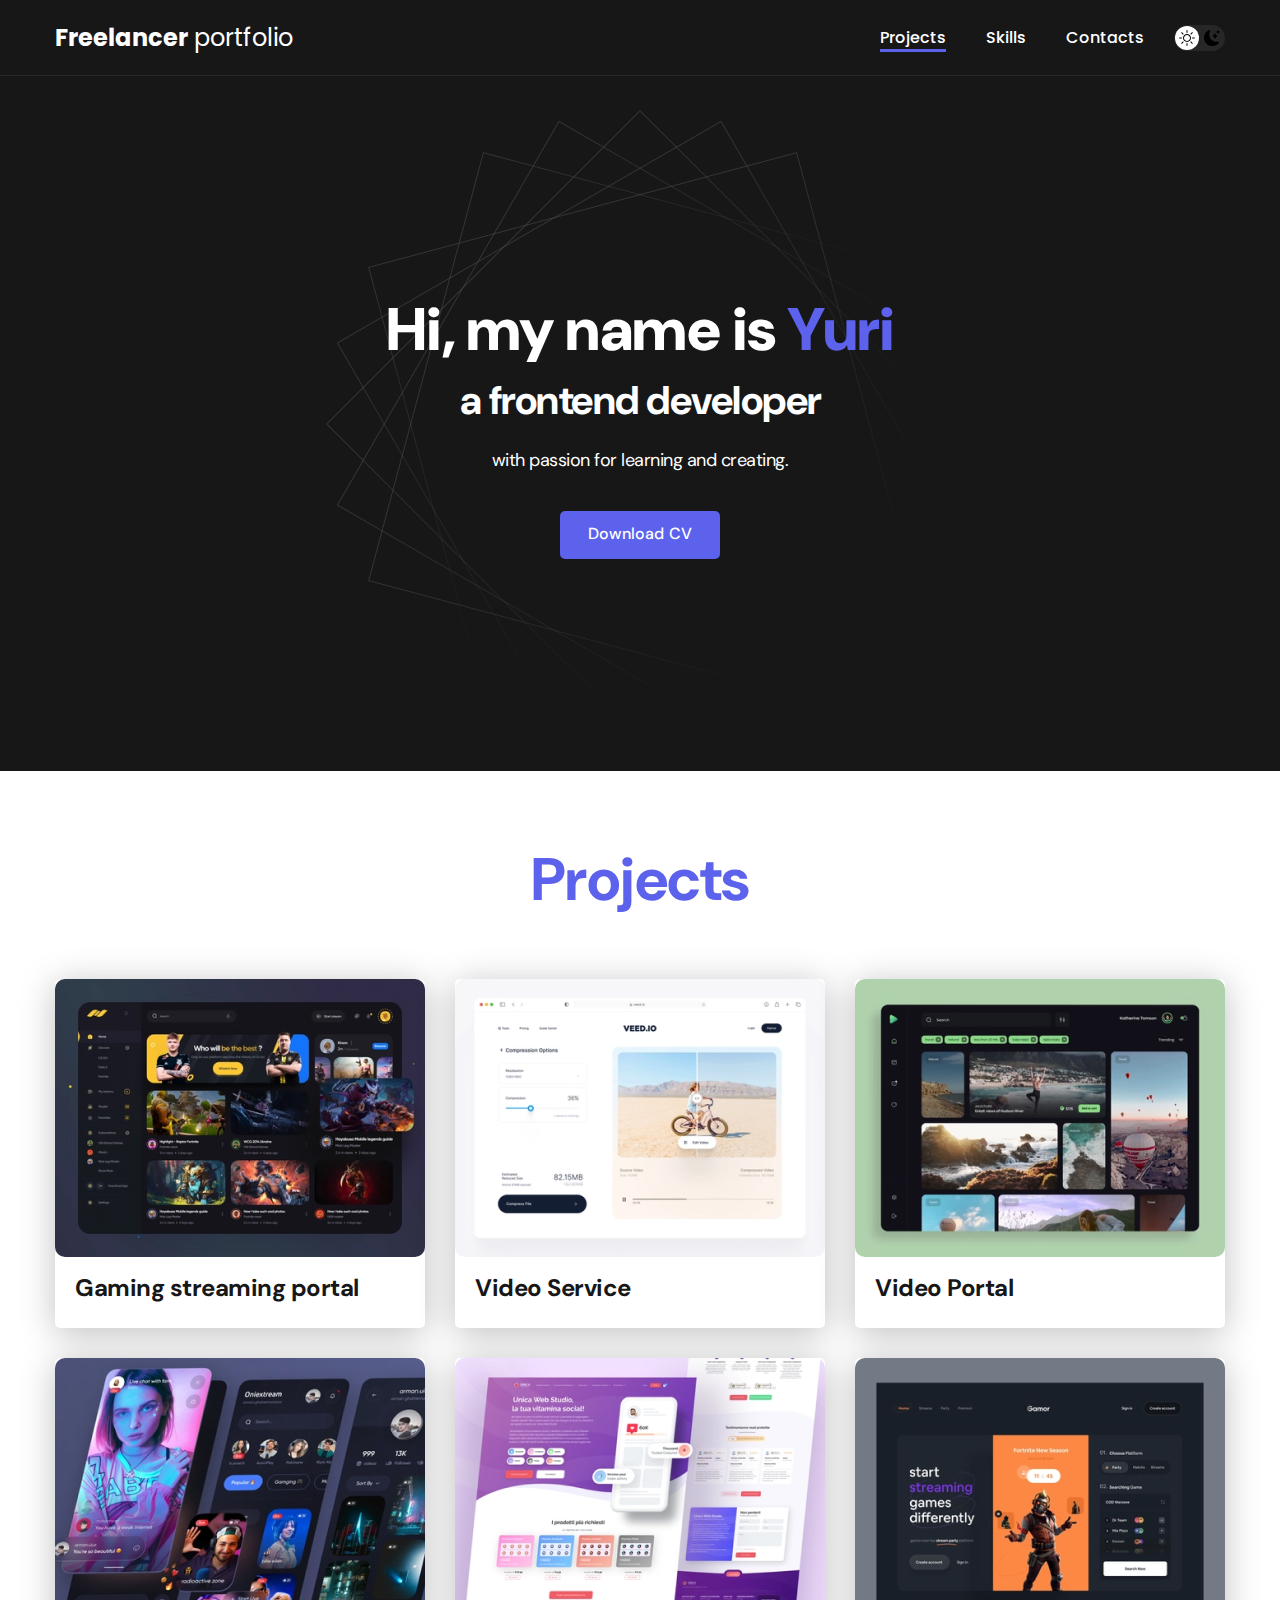
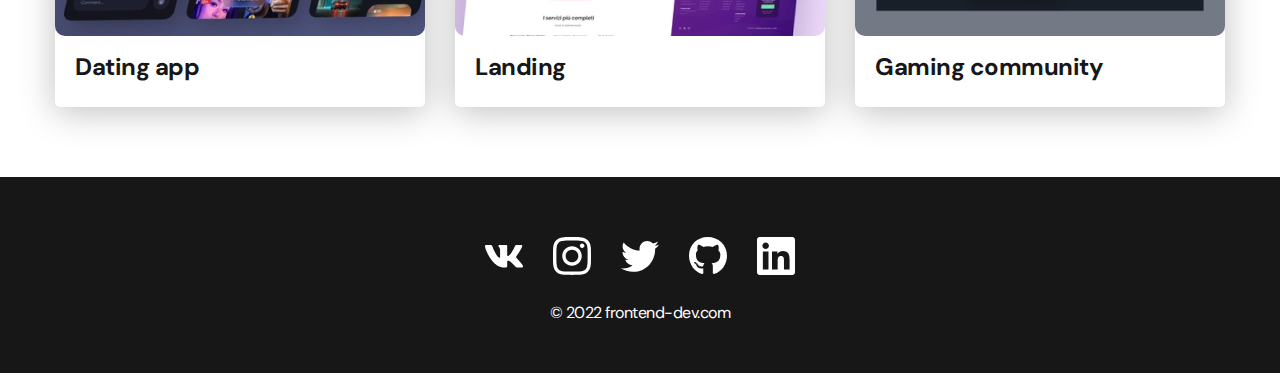
<file: index.html>
<!doctype html>
<html lang="en">
<head>
    <meta charset="UTF-8">
    <meta http-equiv="X-UA-Compatible" content="ie=edge">
    <meta name="viewport" content="width=device-width, initial-scale=1.0">
    <link rel="stylesheet" href="css/main.css">
    <title>Freelancer portfolio</title>
</head>
<body>
    <nav class="nav">
        <div class="container">
            <div class="nav-row">
                <a href="index.html" class="logo"><strong>Freelancer</strong> portfolio</a>
                
                <button class="dark-mode-btn">
                    <img src="./img/icons/sun.svg" alt="light_mode" class="dark-mode-btn__icon">
                    <img src="./img/icons/moon.svg" alt="dark_mode" class="dark-mode-btn__icon">
                </button>
                
                <ul class="nav-list">
                    <li class="nav-list__item"><a href="index.html" class="nav-list__link nav-list__link--active">Projects</a></li>
                    <li class="nav-list__item"><a href="skills.html" class="nav-list__link">Skills</a></li>
                    <li class="nav-list__item"><a href="contacts.html" class="nav-list__link">Contacts</a></li>
                </ul>
                
            </div>
        </div>
    </nav>

    <header class="header">
        <div class="header__wrapper">
            <h1 class="header__title">
                <strong>Hi, my name is <em>Yuri</em></strong><br>
                 a frontend developer
            </h1>
            <div class="header__text">
                <p>with passion for learning and creating.</p>
            </div>
            <a href="#!" class="btn">Download CV</a>
        </div>
    </header>

    <main class="section">
        <div class="container">
            <h2 class="title-1">Projects</h2>
            <ul class="projects">
                <li class="project">
                    <a href="project-page.html">
                        <img src="img/projects/01.jpg" alt="Project img" class="project__img">
                        <h3 class="project__title">Gaming streaming portal</h3>
                    </a>
                </li>
                <li class="project">
                    <a href="project-page.html">
                        <img src="img/projects/02.jpg" alt="Project img" class="project__img">
                        <h3 class="project__title">Video Service</h3>
                    </a>
                </li>
                <li class="project">
                    <a href="project-page.html">
                        <img src="img/projects/03.jpg" alt="Project img" class="project__img">
                        <h3 class="project__title">Video Portal</h3>
                    </a>
                </li>
                <li class="project">
                    <a href="project-page.html">
                        <img src="img/projects/04.jpg" alt="Project img" class="project__img">
                        <h3 class="project__title">Dating app</h3>
                    </a>
                </li>
                <li class="project">
                    <a href="project-page.html">
                        <img src="img/projects/05.jpg" alt="Project img" class="project__img">
                        <h3 class="project__title">Landing</h3>
                    </a>
                </li>
                <li class="project">
                    <a href="project-page.html">
                        <img src="img/projects/06.jpg" alt="Project img" class="project__img">
                        <h3 class="project__title">Gaming community</h3>
                    </a>
                </li>
            </ul>
        </div>
    </main>

    <footer class="footer">
        <div class="container">
            <div class="footer__wrapper">
                <ul class="social">
                    <li class="social__item"><a href="#!"><img src="img/icons/vk.svg" alt="Link"></a></li>
                    <li class="social__item"><a href="#!"><img src="img/icons/instagram.svg" alt="Link"></a></li>
                    <li class="social__item"><a href="#!"><img src="img/icons/twitter.svg" alt="Link"></a></li>
                    <li class="social__item"><a href="#!"><img src="img/icons/gitHub.svg" alt="Link"></a></li>
                    <li class="social__item"><a href="#!"><img src="img/icons/linkedIn.svg" alt="Link"></a></li>
                </ul>
                <div class="copyright">
                    <p>© 2022 frontend-dev.com</p>
                </div>
            </div>
        </div>
    </footer>

    <script src="./js/main.js"></script>

</body>
</html>
</file>
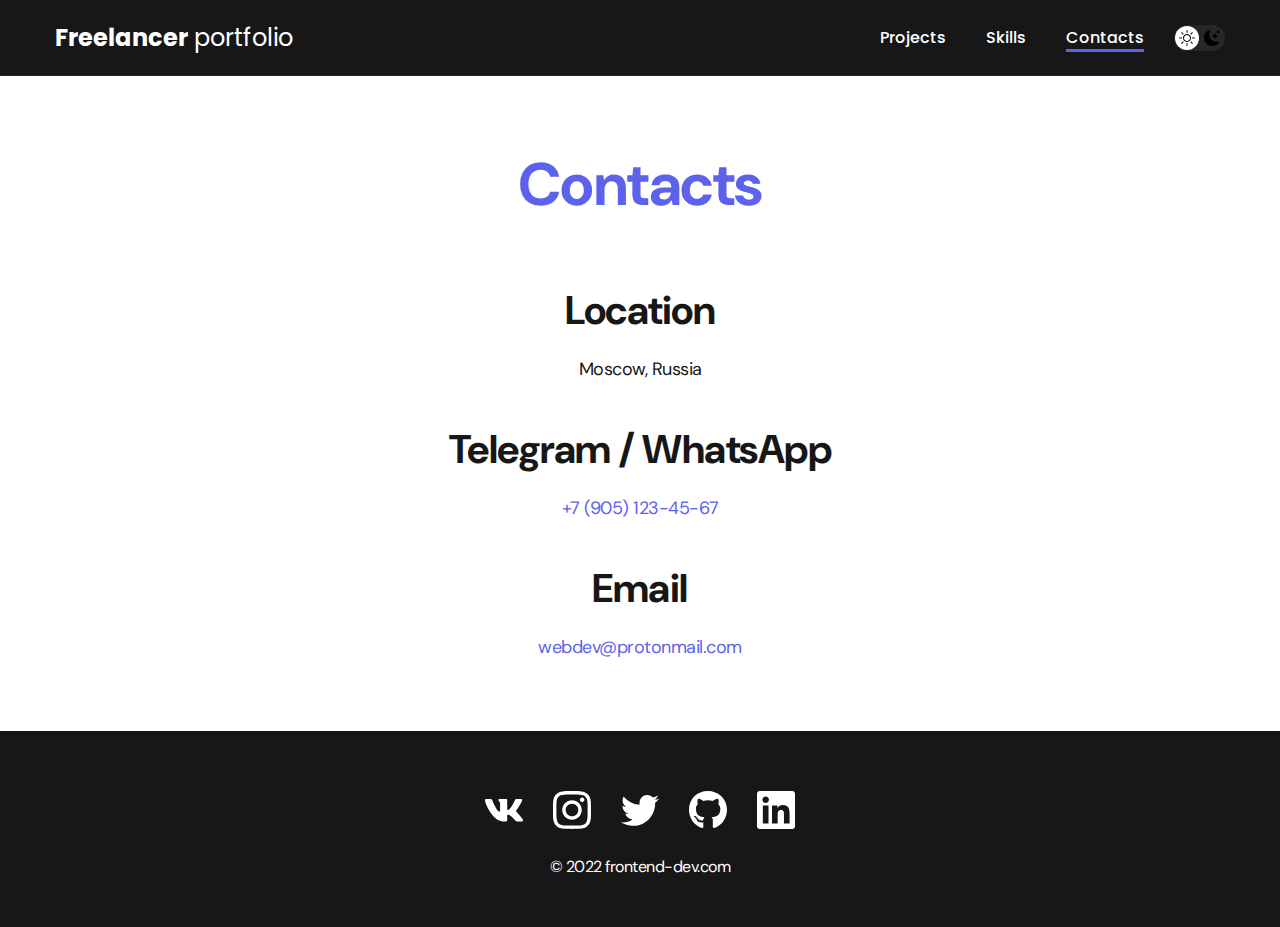
<file: contacts.html>
<!doctype html>
<html lang="en">
<head>
    <meta charset="UTF-8">
    <meta http-equiv="X-UA-Compatible" content="ie=edge">
    <meta name="viewport" content="width=device-width, initial-scale=1.0">
    <link rel="stylesheet" href="css/main.css">
    <title>Freelancer portfolio</title>
</head>
<body>
    <nav class="nav">
        <div class="container">
            <div class="nav-row">
                <a href="index.html" class="logo"><strong>Freelancer</strong> portfolio</a>

                <button class="dark-mode-btn">
                    <img src="./img/icons/sun.svg" alt="light_mode" class="dark-mode-btn__icon">
                    <img src="./img/icons/moon.svg" alt="dark_mode" class="dark-mode-btn__icon">
                </button>

                <ul class="nav-list">
                    <li class="nav-list__item"><a href="index.html" class="nav-list__link">Projects</a></li>
                    <li class="nav-list__item"><a href="skills.html" class="nav-list__link">Skills</a></li>
                    <li class="nav-list__item"><a href="contacts.html" class="nav-list__link nav-list__link--active">Contacts</a></li>
                </ul>
            </div>
        </div>
    </nav>


    <main class="section">
        <div class="container">
            <h1 class="title-1">Contacts</h1>

            <ul class="content-list">
               <li class="content-list__item">
                   <h2 class="title-2">Location</h2>
                   <p>Moscow, Russia</p>
               </li>
                <li class="content-list__item">
                    <h2 class="title-2">Telegram / WhatsApp</h2>
                    <p><a href="tel:+79051234567">+7 (905) 123-45-67</a></p>
                </li>
                <li class="content-list__item">
                    <h2 class="title-2">Email</h2>
                    <p><a href="mailto:webdev@protonmail.com">webdev@protonmail.com</a></p>
                </li>
            </ul>
        </div>
    </main>

    <footer class="footer">
        <div class="container">
            <div class="footer__wrapper">
                <ul class="social">
                    <li class="social__item"><a href="#!"><img src="img/icons/vk.svg" alt="Link"></a></li>
                    <li class="social__item"><a href="#!"><img src="img/icons/instagram.svg" alt="Link"></a></li>
                    <li class="social__item"><a href="#!"><img src="img/icons/twitter.svg" alt="Link"></a></li>
                    <li class="social__item"><a href="#!"><img src="img/icons/gitHub.svg" alt="Link"></a></li>
                    <li class="social__item"><a href="#!"><img src="img/icons/linkedIn.svg" alt="Link"></a></li>
                </ul>
                <div class="copyright">
                    <p>© 2022 frontend-dev.com</p>
                </div>
            </div>
        </div>
    </footer>

    <script src="./js/main.js"></script>
</body>
</html>
</file>
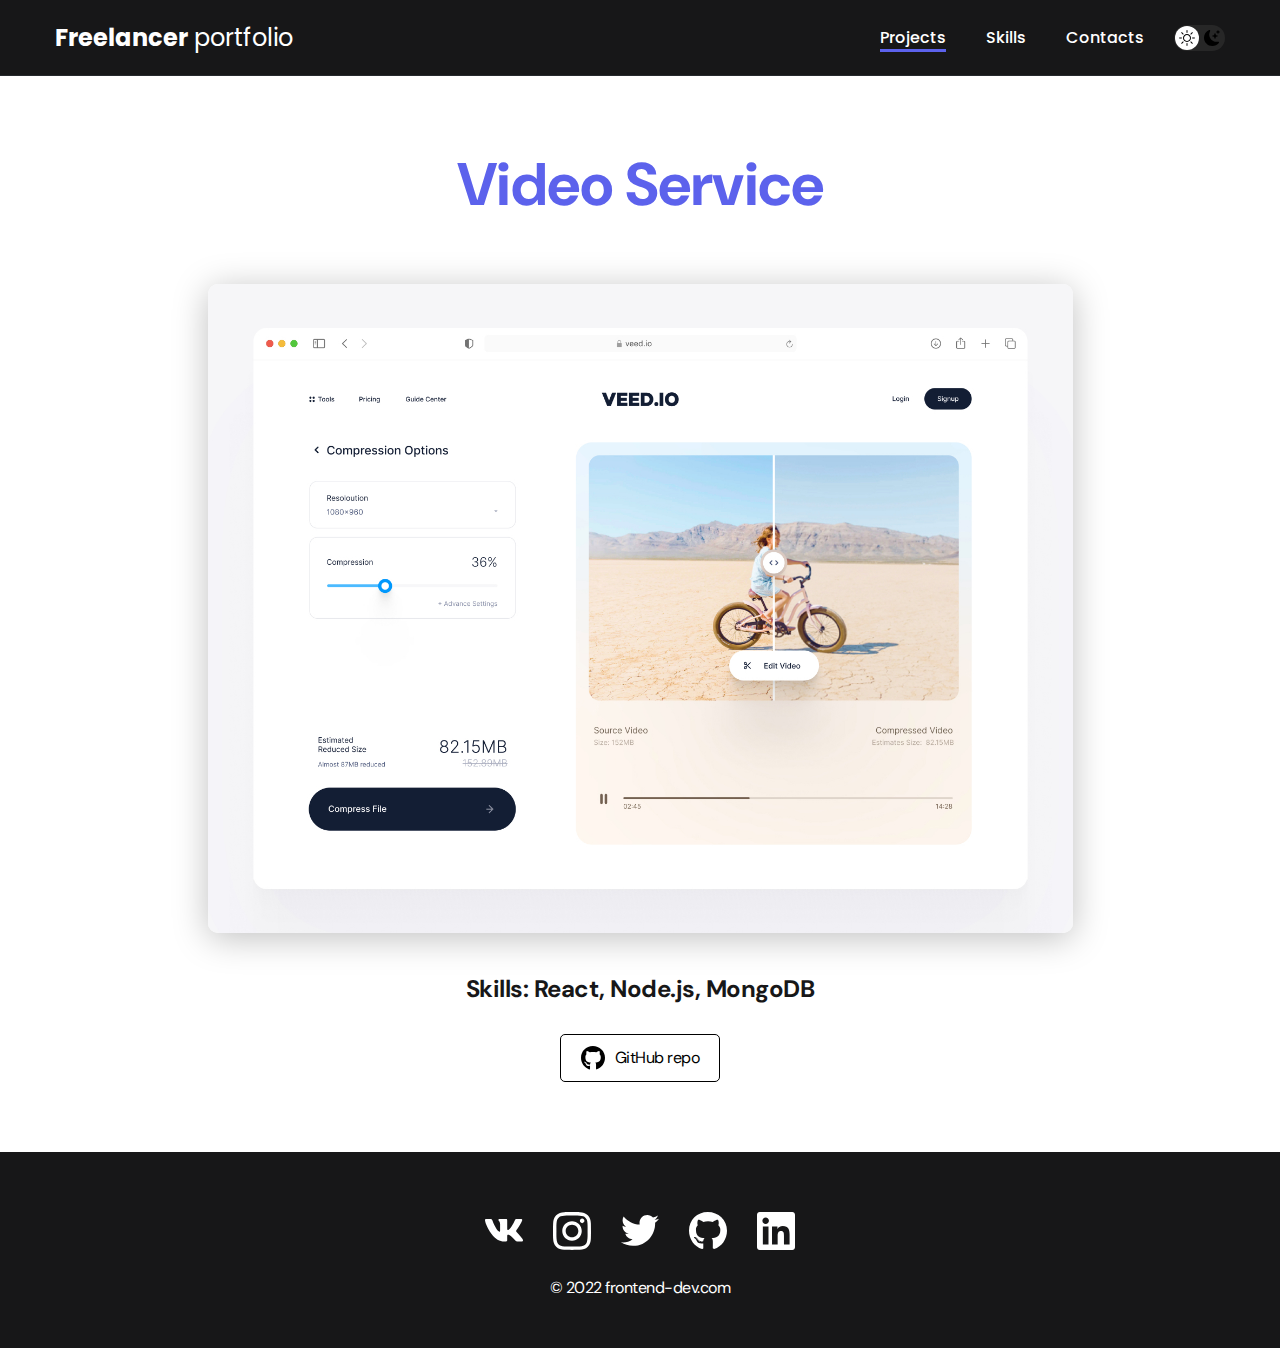
<file: project-page.html>
<!doctype html>
<html lang="en">
<head>
    <meta charset="UTF-8">
    <meta http-equiv="X-UA-Compatible" content="ie=edge">
    <meta name="viewport" content="width=device-width, initial-scale=1.0">
    <link rel="stylesheet" href="css/main.css">
    <title>Freelancer portfolio</title>
</head>
<body>
    <nav class="nav">
        <div class="container">
            <div class="nav-row">
                <a href="index.html" class="logo"><strong>Freelancer</strong> portfolio</a>

                <button class="dark-mode-btn">
                    <img src="./img/icons/sun.svg" alt="light_mode" class="dark-mode-btn__icon">
                    <img src="./img/icons/moon.svg" alt="dark_mode" class="dark-mode-btn__icon">
                </button>

                <ul class="nav-list">
                    <li class="nav-list__item"><a href="index.html" class="nav-list__link nav-list__link--active">Projects</a></li>
                    <li class="nav-list__item"><a href="skills.html" class="nav-list__link">Skills</a></li>
                    <li class="nav-list__item"><a href="contacts.html" class="nav-list__link">Contacts</a></li>
                </ul>
            </div>
        </div>
    </nav>


    <main class="section">
        <div class="container">
            <div class="project-details">
                <h1 class="title-1">Video Service</h1>
                <img src="./img/projects/02-big.jpg" alt="123" class="project-details__cover">

                <div class="project-details__desc">
                    <p>Skills: React, Node.js, MongoDB</p>
                </div>

                <a href="#!" class="btn-outline">
                    <img src="./img/icons/gitHub-black.svg" alt="gitHub">
                    GitHub repo
                </a>
            </div>
        </div>
    </main>

    <footer class="footer">
        <div class="container">
            <div class="footer__wrapper">
                <ul class="social">
                    <li class="social__item"><a href="#!"><img src="img/icons/vk.svg" alt="Link"></a></li>
                    <li class="social__item"><a href="#!"><img src="img/icons/instagram.svg" alt="Link"></a></li>
                    <li class="social__item"><a href="#!"><img src="img/icons/twitter.svg" alt="Link"></a></li>
                    <li class="social__item"><a href="#!"><img src="img/icons/gitHub.svg" alt="Link"></a></li>
                    <li class="social__item"><a href="#!"><img src="img/icons/linkedIn.svg" alt="Link"></a></li>
                </ul>
                <div class="copyright">
                    <p>© 2022 frontend-dev.com</p>
                </div>
            </div>
        </div>
    </footer>

    <script src="./js/main.js"></script>
</body>
</html>
</file>
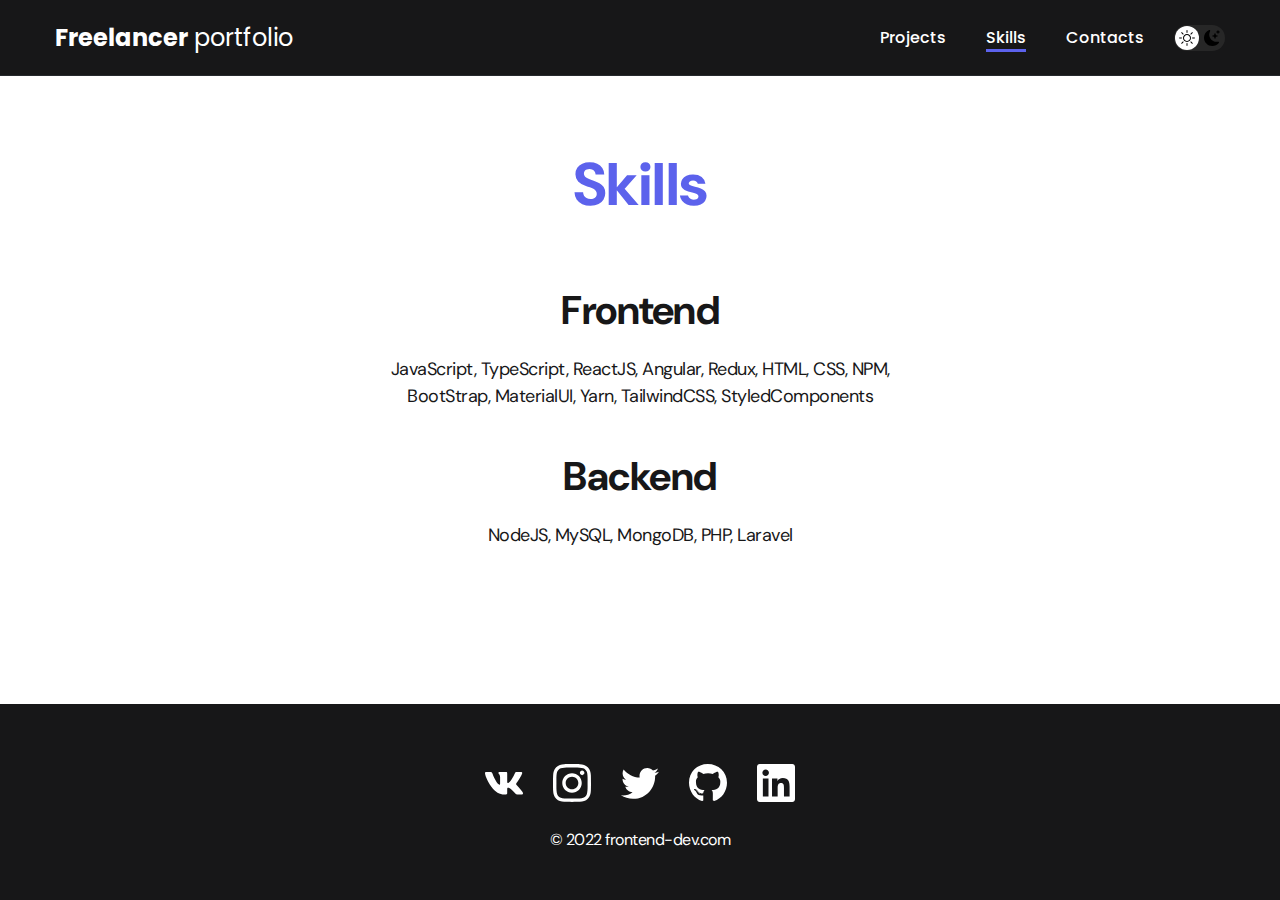
<file: skills.html>
<!doctype html>
<html lang="en">
<head>
    <meta charset="UTF-8">
    <meta http-equiv="X-UA-Compatible" content="ie=edge">
    <meta name="viewport" content="width=device-width, initial-scale=1.0">
    <link rel="stylesheet" href="css/main.css">
    <title>Freelancer portfolio</title>
</head>
<body>
    <nav class="nav">
        <div class="container">
            <div class="nav-row">
                <a href="index.html" class="logo"><strong>Freelancer</strong> portfolio</a>

                <button class="dark-mode-btn">
                    <img src="./img/icons/sun.svg" alt="light_mode" class="dark-mode-btn__icon">
                    <img src="./img/icons/moon.svg" alt="dark_mode" class="dark-mode-btn__icon">
                </button>

                <ul class="nav-list">
                    <li class="nav-list__item"><a href="index.html" class="nav-list__link">Projects</a></li>
                    <li class="nav-list__item"><a href="skills.html" class="nav-list__link nav-list__link--active">Skills</a></li>
                    <li class="nav-list__item"><a href="contacts.html" class="nav-list__link">Contacts</a></li>
                </ul>
            </div>
        </div>
    </nav>


    <main class="section">
        <div class="container">
            <h1 class="title-1">Skills</h1>

            <ul class="content-list">
               <li class="content-list__item">
                   <h2 class="title-2">Frontend</h2>
                   <p>JavaScript, TypeScript, ReactJS, Angular, Redux, HTML, CSS, NPM, BootStrap, MaterialUI, Yarn, TailwindCSS, StyledComponents</p>
               </li>
                <li class="content-list__item">
                    <h2 class="title-2">Backend</h2>
                    <p>NodeJS, MySQL, MongoDB, PHP, Laravel</p>
                </li>
            </ul>
        </div>
    </main>

    <footer class="footer">
        <div class="container">
            <div class="footer__wrapper">
                <ul class="social">
                    <li class="social__item"><a href="#!"><img src="img/icons/vk.svg" alt="Link"></a></li>
                    <li class="social__item"><a href="#!"><img src="img/icons/instagram.svg" alt="Link"></a></li>
                    <li class="social__item"><a href="#!"><img src="img/icons/twitter.svg" alt="Link"></a></li>
                    <li class="social__item"><a href="#!"><img src="img/icons/gitHub.svg" alt="Link"></a></li>
                    <li class="social__item"><a href="#!"><img src="img/icons/linkedIn.svg" alt="Link"></a></li>
                </ul>
                <div class="copyright">
                    <p>© 2022 frontend-dev.com</p>
                </div>
            </div>
        </div>
    </footer>

    <script src="./js/main.js"></script>
</body>
</html>
</file>
<file: css/main.css>
@import "reset.css";
@import url('https://fonts.googleapis.com/css2?family=DM+Sans:opsz,wght@9..40,400;9..40,500;9..40,700&family=Poppins:wght@400;500;700&display=swap');

/*
font-family: 'DM Sans', sans-serif;
font-family: 'Poppins', sans-serif;
*/

:root {
    --blackpure: #000;
    --black: #171718;
    --black-border: #26292D;
    --white: #fff;
    --purple: #5C62EC;

    --dark-bg: var(--black);
    --dark-border: var(--black-border);
    --header-text: var(--white);
    --accent: var(--purple);

    /* Light mode */
    --page-bg: var(--white);
    --text-color: var(--black);

    --title-1: var(--accent);

    --project-card-bg: var(--white);
    --project-card-text: var(--black);
    --box-shadow: 0 5px 35px 0 rgba(0, 0, 0, 0.25);
}

.dark {
    --page-bg: #252526;
    --text-color: var(--white);

    --title-1: var(--white);

    --project-card-bg: var(--black);
    --project-card-text: var(--white);
    --box-shadow: 0 5px 35px 0 rgba(0, 0, 0, 0.8);
}

html, body {
    min-height: 100vh;
    display: flex;
    flex-direction: column;

    font-family: 'DM Sans', sans-serif;
    letter-spacing: -0.5px;

    /* Light mode */
    background-color: var(--page-bg);
    color: var(--text-color);
}

.container {
    margin: 0 auto;
    padding: 0 15px;
    max-width: 1200px;
}

.none {
    display: none !important;
}



/* General */

.section {
    padding: 70px 0;
}

.title-1 {
    margin-bottom: 60px;
    font-size: 60px;
    font-weight: 700;
    line-height: 1.3;
    color: var(--title-1);
    text-align: center;
}

.title-2 {
    margin-bottom: 20px;

    font-size: 40px;
    line-height: 1.3;
    font-weight: 700;
}

/* /.General */

/* Btn */

.btn {
    height: 48px;
    display: inline-block;
    padding: 12px 28px;

    border-radius: 5px;
    background-color: var(--accent);
    color: var(--white);
    letter-spacing: 0.15px;
    font-size: 16px;
    font-weight: 500;
    transition: opacity 0.2s ease-in;
}

.btn:hover {
    opacity: 0.5;
}

.btn:active {
    position: relative;
    top: 1px;
}

.btn-outline {display: flex;
    column-gap: 10px;
    align-items: center;

    height: 48px;
    padding: 12px 20px;

    border-radius: 5px;
    border: 1px solid var(--blackpure);
    background-color: var(--white);
    color: var(--blackpure);

    transition: opacity .2s ease-in;
}

.btn-outline:hover {
    opacity: 0.5;
}

.btn-outline:active {
    position: relative;
    top: 1px;
}

/* btn */


/* Nav */

.nav {
    padding: 20px 0;
    background-color: var(--dark-bg);
    color: var(--header-text);
    border-bottom: 1px solid var(--black-border);
    letter-spacing: normal;
}

.nav-row {
    display: flex;
    justify-content: flex-end;
    align-items: center;
    column-gap: 30px;
    row-gap: 20px;
    flex-wrap: wrap;
}

.logo {
    color: var(--header-text);
    font-size: 24px;
    font-family: 'Poppins', sans-serif;
    margin-right: auto;
}

.logo strong {
    font-weight: 700;
}

.nav-list {
    display: flex;
    flex-wrap: wrap;
    align-items: center;
    column-gap: 40px;
    row-gap: 10px;
    font-size: 16px;
    font-weight: 500;
    font-family: 'Poppins', sans-serif;
}

.nav-list__link {
    color: var(--header-text);
    transition: opacity 0.2s ease-in;
}

.nav-list__link:hover {
    opacity: 0.5;
}

.nav-list__link--active {
    position: relative;
}

.nav-list__link--active:before {
    content: '';
    position: absolute;
    left: 0;
    top: 100%;
    display: block;
    width: 100%;
    height: 3px;
    background-color: var(--accent);
}

/* /.Nav */

/* Dark Mode Btn */

.dark-mode-btn {
    display: flex;
    justify-content: space-between;
    position: relative;

    width: 51px;
    height: 26px;
    padding: 5px;

    background-color: #272727;
    border-radius: 50px;
    order: 9;
}

.dark-mode-btn::before {
    content: "";
    
    position: absolute;
    top: 1px;
    left: 1px;

    display: block;
    width: 24px;
    height: 24px;
    border-radius: 50%;
    background-color: var(--white);

    transition: left .22s ease;
}


.dark-mode-btn--active::before {
    left: 26px
}

.dark-mode-btn__icon {
    position: relative;
    z-index: 9;
}


/* /.Dark Mode Btn */

/* Header */

.header {
    padding: 40px 0;
    min-height: 695px;
    
    
    background-color: var(--dark-bg);
    background-image: url("../img/icons/header_bg.png");
    background-repeat: no-repeat;
    background-size: auto;
    background-position: center center;
    
    
    color: var(--header-text);
    display: flex;
    justify-content: center;
    align-items: center;
    text-align: center;
}

.header__wrapper {
    padding: 0 15px;
    max-width: 660px;
}

.header__title {
    margin-bottom: 20px;
    font-size: 40px;
    font-weight: 700;
    line-height: 1.4;
}

.header__title strong {
    font-size: 60px;
}

.header__title em {
    font-style: normal;
    color: var(--accent);
}

.header__text {
    margin-bottom: 40px;
    font-size: 18px;
    line-height: 1.333;
}

.header__text p + p {
    margin-top: 1em;
}


/* /.Header */



/* Projects */


.projects {
    display: flex;
    justify-content: center;
    flex-wrap: wrap;
    column-gap: 30px;
    row-gap: 30px;
}

.project {
    max-width: 370px;
    background-color: var(--project-card-bg);
    box-shadow: var(--box-shadow);
    border-radius: 5px;
}

.project__img {
    border-radius: 10px;
}

.project__title {
    padding: 15px 20px 25px;
    font-size: 24px;
    font-weight: 700;
    line-height: 1.3;
    color: var(--project-card-text)
}

/* /.Projects */

/* Project details */

.project-details {
    margin: 0 auto;
    max-width: 865px;

    display: flex;
    flex-direction: column;
    align-items: center;
    text-align: center;
}

.project-details__cover {
    max-width: 100%;
    margin-bottom: 40px;
    box-shadow: 0 5px 35px 0 rgba(0, 0, 0, 0.25);
    border-radius: 10px;
}

.project-details__desc {
    margin-bottom: 30px;

    font-size: 24px;
    font-weight: 700;
    line-height: 1.3;
}

/* /.Project details */

/* Content list */



.content-list {
    margin: 0 auto;
    max-width: 570px;
    display: flex;
    flex-direction: column;
    align-items: center;
    text-align: center;
    row-gap: 40px;
}

.content-list a {
    color: var(--accent);
}

.content-list__item {
    font-size: 18px;
    line-height: 1.5;
}

.content-list__item p + p {
    margin-top: 0.5em;
}

/* /.Content-list */

/* Footer */

.footer {
    margin-top: auto;
    background-color: var(--dark-bg);
    padding: 60px 0 50px;
    color: var(--header-text);
}

.footer__wrapper {
    display: flex;
    flex-direction: column;
    align-items: center;
    row-gap: 27px;
}

.social {
    display: flex;
    column-gap: 30px;
    align-items: center;
}

.copyright {
    font-size: 16px;
}

.copyright p + p {
    margin-top: 0.5em;
}

/* /.Footer */

@media (max-width: 620px) {

    .title-1 {
        font-size: 40px;
        margin-bottom: 30px;
    }

    .title-2 {
        margin-bottom: 10px;
        font-size: 30px;
    }

    .dark-mode-btn {
        order: 0;
    }

    .nav-row {
        justify-content: space-between;
    }


    .header {
        min-height: unset;
    }

    .header__title {
        font-size: 30px;
    }

    .header__title strong {
        font-size: 40px;
    }

    .section {
        padding: 40px 0;
    }

    .project__title {
        font-size: 22px;
    }

    .project-details__desc {
        margin-bottom: 20px;
        font-size: 20px;
    }

    .content-list {
        row-gap: 20px;
    }

    .content-list__item {
        font-size: 16px;
    }

    .footer {
        padding: 40px 0 30px;
    }

    .footer__wrapper {
        row-gap: 20px;
    }

    .social {
        column-gap: 20px;
    }

    .social__item {
        width: 28px;
    }
}
</file>
